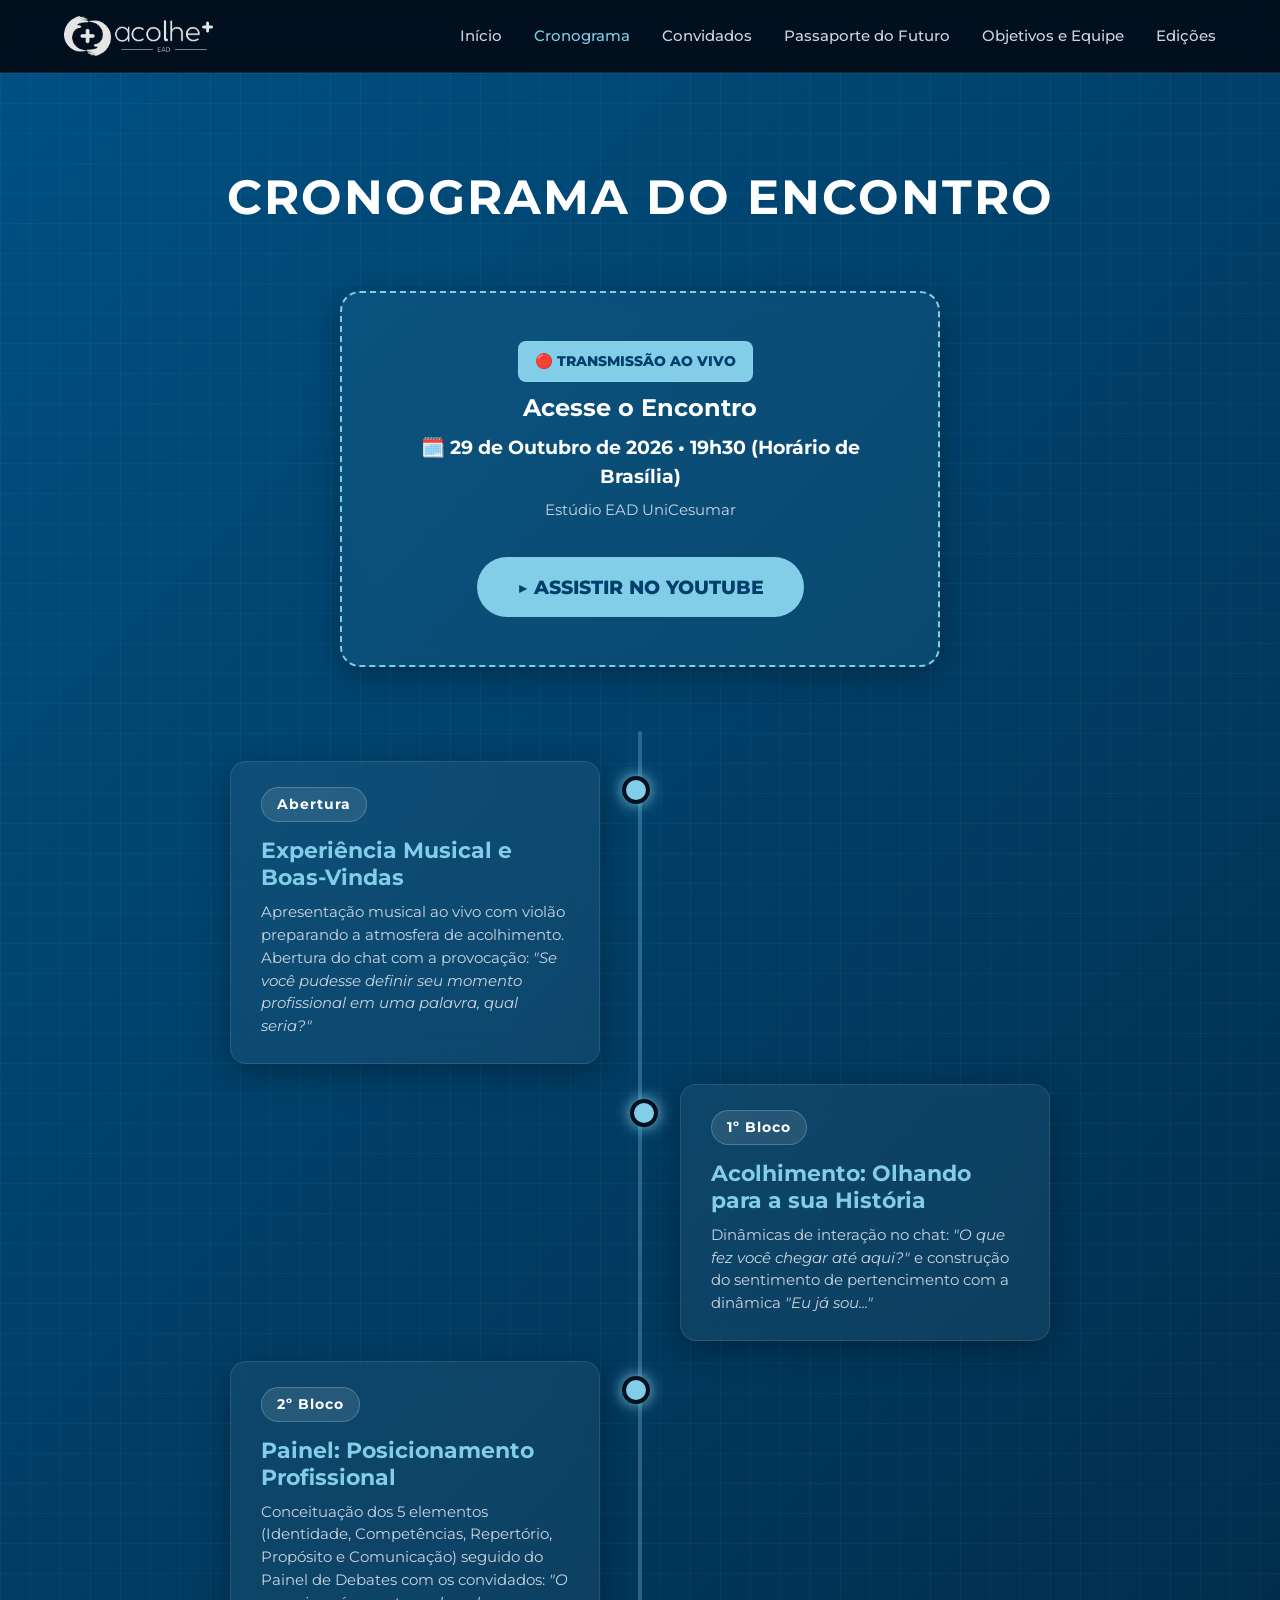
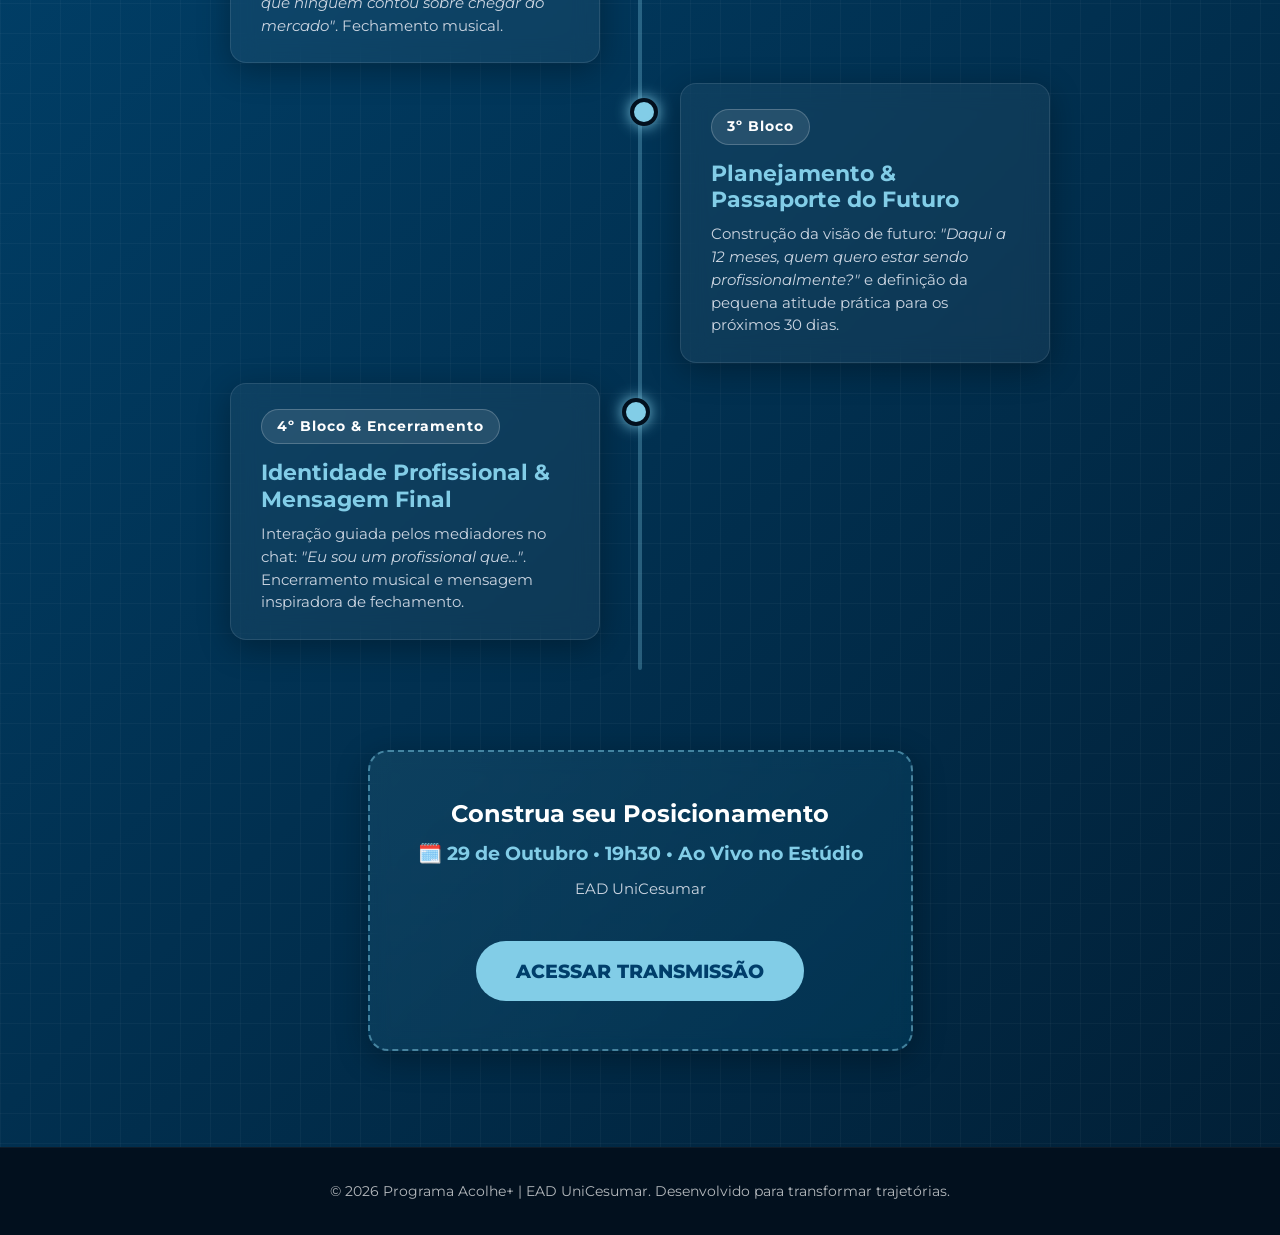
<file: cronograma.html>
<!DOCTYPE html>
<html lang="pt-BR">

<head>
    <meta charset="UTF-8">
    <meta name="viewport" content="width=device-width, initial-scale=1.0">
    <title>Programa Acolhe+ | Cronograma da 2ª Edição</title>
    <link rel="icon" type="image/png" href="assets/img/favicon.png">
    <link rel="stylesheet" href="css/style.css">
    <link href="https://fonts.googleapis.com/css2?family=Montserrat:wght@400;500;600;700;800&display=swap" rel="stylesheet">
</head>

<body>

    <nav class="navbar">
        <div class="container nav-container">
            <a href="index.html" class="logo">
                <img src="assets/img/logoh_branca.png" alt="Logo Acolhe+" class="logo-img"
                    onerror="this.outerHTML='<span style=\'color:#fff; font-size: 1.5rem; font-weight: 700;\'>Acolhe<span style=\'color:var(--cor-destaque)\'>+</span></span>'">
            </a>
            <ul class="nav-links">
                <li><a href="index.html" style="color: #cbd5e1;">Início</a></li>
                <li><a href="cronograma.html" style="color: var(--cor-destaque)">Cronograma</a></li>
                <li><a href="convidadas.html" style="color: #cbd5e1;">Convidados</a></li>
                <li><a href="passaporte.html" style="color: #cbd5e1;">Passaporte do Futuro</a></li>
                <li><a href="equipe.html" style="color: #cbd5e1;">Objetivos e Equipe</a></li>
                <li><a href="edicoes.html" style="color: #cbd5e1;">Edições</a></li>
            </ul>
        </div>
    </nav>

    <section class="crono-section">
        <div class="container">
            <h1 class="crono-title">Cronograma do Encontro</h1>

            <!-- NOVO: CARD DE ACESSO RÁPIDO NO TOPO DA PÁGINA -->
            <div class="access-card-wrapper" style="margin-top: 0; margin-bottom: 4rem;">
                <div class="access-card glass-card" style="width: 100%; border-color: var(--cor-destaque); background: rgba(130, 205, 231, 0.08);">
                    <span class="curso-tag" style="background: var(--cor-destaque); color: var(--cor-texto-btn); font-weight: 800; margin-bottom: 0.8rem;">🔴 TRANSMISSÃO AO VIVO</span>
                    <h2>Acesse o Encontro</h2>
                    <p style="margin-top: 5px; margin-bottom: 8px; color: #fff; font-weight: 700; font-size: 1.2rem;">
                        🗓️ 29 de Outubro de 2026 • 19h30 (Horário de Brasília)
                    </p>
                    <p style="margin-bottom: 15px; color: #cbd5e1; font-size: 0.95rem;">Estúdio EAD UniCesumar</p>
                    <a href="https://www.youtube.com/live/sstY0KeekAA" class="btn-pulse" target="_blank">▶️ Assistir no YouTube</a>
                </div>
            </div>

            <!-- TIMELINE DE BLOCOS -->
            <div class="timeline">

                <!-- ABERTURA -->
                <div class="timeline-item left">
                    <div class="glass-card">
                        <div class="time-badge">Abertura</div>
                        <h3>Experiência Musical e Boas-Vindas</h3>
                        <p>Apresentação musical ao vivo com violão preparando a atmosfera de
                            acolhimento. Abertura do chat com a provocação: <em>"Se você pudesse definir seu momento
                                profissional em uma palavra, qual seria?"</em></p>
                    </div>
                </div>

                <!-- BLOCO 1 -->
                <div class="timeline-item right">
                    <div class="glass-card">
                        <div class="time-badge">1º Bloco</div>
                        <h3>Acolhimento: Olhando para a sua História</h3>
                        <p>Dinâmicas de interação no chat: <em>"O que fez você chegar até aqui?"</em> e
                            construção do sentimento de pertencimento com a dinâmica <em>"Eu já sou..."</em></p>
                    </div>
                </div>

                <!-- BLOCO 2 -->
                <div class="timeline-item left">
                    <div class="glass-card">
                        <div class="time-badge">2º Bloco</div>
                        <h3>Painel: Posicionamento Profissional</h3>
                        <p>Conceituação dos 5 elementos (Identidade, Competências, Repertório, Propósito e
                            Comunicação) seguido do Painel de Debates com os convidados: <em>"O que ninguém
                                contou sobre chegar ao mercado"</em>. Fechamento musical.</p>
                    </div>
                </div>

                <!-- BLOCO 3 -->
                <div class="timeline-item right">
                    <div class="glass-card">
                        <div class="time-badge">3º Bloco</div>
                        <h3>Planejamento & Passaporte do Futuro</h3>
                        <p>Construção da visão de futuro: <em>"Daqui a 12 meses, quem quero estar sendo
                                profissionalmente?"</em> e definição da pequena atitude prática para os
                            próximos 30 dias.</p>
                    </div>
                </div>

                <!-- BLOCO 4 -->
                <div class="timeline-item left">
                    <div class="glass-card">
                        <div class="time-badge">4º Bloco & Encerramento</div>
                        <h3>Identidade Profissional & Mensagem Final</h3>
                        <p>Interação guiada pelos mediadores no chat: <em>"Eu sou um profissional que..."</em>. Encerramento musical e mensagem inspiradora de fechamento.</p>
                    </div>
                </div>

            </div>

            <!-- CARD DE FECHAMENTO -->
            <div class="access-card-wrapper">
                <div class="access-card glass-card">
                    <h2>Construa seu Posicionamento</h2>
                    <p style="margin-bottom: 10px; color: var(--cor-destaque); font-weight: 700; font-size: 1.2rem;">
                        🗓️ 29 de Outubro • 19h30 • Ao Vivo no Estúdio
                    </p>
                    <p style="margin-bottom: 20px; color: #cbd5e1;">EAD UniCesumar</p>
                    <a href="https://www.youtube.com/live/sstY0KeekAA" class="btn-pulse" target="_blank">Acessar Transmissão</a>
                </div>
            </div>

        </div>
    </section>

    <footer class="footer">
        <div class="container">
            <p>&copy; 2026 Programa Acolhe+ | EAD UniCesumar. Desenvolvido para transformar trajetórias.</p>
        </div>
    </footer>

</body>

</html>
</file>
<file: css/style.css>
/* =========================================
   PROJETO ACOLHE+ - ESTILOS PRINCIPAIS
   Arquitetura: CSS Vanilla com Variáveis Nativas
   Tema Global: Dark Mode & Glassmorphism
   ========================================= */

:root {
    /* Paleta de Cores UniCesumar & Acolhe+ Original */
    --color-primary: #003B70;
    --color-secondary: #00A3E0;
    --color-accent: #F2A900;
    
    /* Tons Neutros Originais */
    --bg-body: #FFFFFF;
    --bg-light: #F8FAFC;
    --bg-card: #FFFFFF;
    
    /* Tipografia e Textos Originais */
    --text-main: #334155;
    --text-muted: #64748B;
    --text-light: #FFFFFF;
    
    /* Sombras e Transições */
    --shadow-sm: 0 2px 4px rgba(0,0,0,0.05);
    --shadow-md: 0 4px 6px -1px rgba(0,0,0,0.1), 0 2px 4px -1px rgba(0,0,0,0.06);
    --shadow-lg: 0 10px 15px -3px rgba(0,0,0,0.1), 0 4px 6px -2px rgba(0,0,0,0.05);
    --transition: all 0.3s ease;

    /* Novas Variáveis - Tema Dark Mode */
    --bg-dark: #010a15;
    --bg-dark-blend: #02101e;
    --glass-bg: rgba(255, 255, 255, 0.03);
    --glass-border: rgba(255, 255, 255, 0.1);
    
    /* Cores de Destaque Padrão (Azul Claro) */
    --cor-destaque: #82cde7;
    --cor-texto-btn: #003e6b;
}

/* =========================================
   RESET & CONFIGURAÇÕES GERAIS
   ========================================= */
* {
    margin: 0;
    padding: 0;
    box-sizing: border-box;
}

html {
    scroll-behavior: smooth;
}

/* Atualizado para refletir o novo tema escuro de todas as páginas */
body {
    font-family: 'Montserrat', sans-serif;
    background-color: var(--bg-dark-blend);
    color: #cbd5e1;
    line-height: 1.6;
    overflow-x: hidden; 
}

a {
    text-decoration: none;
    color: inherit;
}

ul {
    list-style: none;
}

.container {
    max-width: 1200px;
    margin: 0 auto;
    padding: 0 24px;
}

img {
    max-width: 100%;
    display: block;
}

/* =========================================
   TIPOGRAFIA & TÍTULOS (TEMA ESCURO)
   ========================================= */
h1, h2, h3, h4 {
    line-height: 1.2;
}

.section {
    padding: 5rem 0;
}

.section-title {
    text-align: center;
    margin-bottom: 3.5rem;
}

.section-title h2 {
    font-size: 2.25rem;
    font-weight: 700;
    margin-bottom: 0.5rem;
    color: #fff;
}

.underline {
    height: 4px;
    width: 60px;
    background-color: var(--cor-destaque) !important;
    margin: 0 auto;
    border-radius: 2px;
}

.section-subtitle {
    margin-top: 1rem;
    color: #94a3b8;
    font-size: 1.125rem;
    max-width: 600px;
    margin-left: auto;
    margin-right: auto;
}

.hero-title { color: #fff; }
.hero-subtitle { color: #94a3b8; }

/* =========================================
   NAVBAR PADRONIZADA (GLASSMORPHISM)
   ========================================= */
.navbar {
    background-color: rgba(2, 16, 30, 0.9);
    backdrop-filter: blur(15px);
    -webkit-backdrop-filter: blur(15px);
    box-shadow: none;
    border-bottom: 1px solid var(--glass-border);
    position: sticky; /* Sticky como padrão geral */
    top: 0;
    z-index: 1000;
    padding: 1rem 0;
}

.nav-container {
    display: flex;
    justify-content: space-between;
    align-items: center;
}

.logo-img {
    max-height: 40px;
    width: auto;
    display: block;
}

.logo {
    font-size: 1.5rem;
    font-weight: 700;
    color: var(--color-primary);
}

.logo .highlight {
    color: var(--color-secondary);
}

.nav-links {
    display: flex;
    gap: 2rem;
}

.nav-links a {
    font-weight: 500;
    font-size: 0.95rem;
    position: relative;
    padding-bottom: 4px;
    transition: color 0.3s ease;
}

.nav-links a::after {
    content: '';
    position: absolute;
    width: 0;
    height: 2px;
    bottom: 0;
    left: 0;
    background-color: var(--cor-destaque);
    transition: width 0.3s ease;
}

.nav-links a:hover {
    color: var(--cor-destaque);
}

.nav-links a:hover::after {
    width: 100%;
}

.btn-outline {
    display: inline-block;
    padding: 0.5rem 1.25rem;
    border-radius: 6px;
    font-weight: 600;
    text-transform: uppercase;
    letter-spacing: 0.5px;
    font-size: 0.9rem;
    transition: var(--transition);
    cursor: pointer;
    border: 2px solid #fff;
    color: #fff;
}

.btn-outline:hover {
    background-color: #fff;
    color: var(--bg-dark-blend);
}

/* =========================================
   PÁGINA INICIAL (INDEX)
   ========================================= */
.hero-home {
    position: relative;
    height: 100vh;
    display: flex;
    align-items: center;
    justify-content: center;
    text-align: center;
    background: url('../assets/img/capa.png') center center/cover no-repeat;
    background-attachment: fixed; 
}

.hero-overlay {
    position: absolute;
    top: 0; left: 0; width: 100%; height: 100%;
    background: linear-gradient(to bottom, rgba(1, 10, 21, 0.3) 0%, rgba(1, 10, 21, 0.8) 70%, var(--bg-dark) 100%);
    z-index: 1;
}

.hero-content {
    position: relative;
    z-index: 2;
    max-width: 900px;
    padding: 0 20px;
    margin-top: 50px; 
}

.hero-badge {
    display: inline-block;
    background: rgba(0, 163, 224, 0.2);
    border: 1px solid var(--color-secondary);
    color: var(--color-secondary);
    padding: 0.5rem 1.5rem;
    border-radius: 50px;
    font-weight: 700;
    font-size: 0.95rem;
    margin-bottom: 2rem;
    letter-spacing: 2px;
    text-transform: uppercase;
    box-shadow: 0 0 20px rgba(0, 163, 224, 0.3);
    animation: float 3s ease-in-out infinite;
}

.hero-home .hero-title {
    font-size: 4.5rem;
    font-weight: 900;
    margin-bottom: 1rem;
    text-shadow: 0 10px 30px rgba(0,0,0,0.5);
}

.hero-home .hero-subtitle {
    font-size: 1.4rem;
    margin-bottom: 1.5rem; /* Ajustado para lidar com dois subtitulos */
    font-weight: 400;
}

.hero-actions {
    display: flex;
    justify-content: center;
    gap: 1.5rem;
    margin-top: 2rem;
}

.btn-glow {
    background-color: var(--cor-destaque);
    color: var(--cor-texto-btn); 
    padding: 1rem 2.5rem;
    border-radius: 8px;
    font-weight: 800;
    font-size: 1.1rem;
    text-transform: uppercase;
    letter-spacing: 1px;
    transition: all 0.3s;
    box-shadow: 0 0 20px rgba(130, 205, 231, 0.4); 
    border: none;
    cursor: pointer;
    display: inline-block;
}

.btn-glow:hover {
    transform: translateY(-3px) scale(1.05);
    box-shadow: 0 0 35px rgba(130, 205, 231, 0.8);
    background-color: #fff; 
    color: var(--cor-texto-btn); 
}

.sobre-section {
    padding: 6rem 0;
    position: relative;
    z-index: 2;
}

.glass-container {
    background: var(--glass-bg);
    backdrop-filter: blur(20px);
    -webkit-backdrop-filter: blur(20px);
    border: 1px solid var(--glass-border);
    border-radius: 24px;
    padding: 4rem;
    box-shadow: 0 25px 50px -12px rgba(0, 0, 0, 0.5);
    display: grid;
    grid-template-columns: 3fr 2fr;
    gap: 4rem;
    align-items: center;
    position: relative;
    overflow: hidden;
}

.glass-container::before {
    content: '';
    position: absolute;
    top: -50%; right: -50%;
    width: 100%; height: 100%;
    background: radial-gradient(circle, rgba(0, 163, 224, 0.1) 0%, transparent 60%);
    pointer-events: none;
}

.sobre-texto h2 {
    font-size: 2.5rem;
    color: #fff;
    margin-bottom: 1.5rem;
}

.sobre-texto p {
    font-size: 1.1rem;
    line-height: 1.8;
    margin-bottom: 1.5rem;
    color: #cbd5e1;
    text-align: justify;
}

.sobre-cursos {
    background: rgba(0, 0, 0, 0.2);
    padding: 2.5rem;
    border-radius: 16px;
    border-left: 4px solid var(--cor-destaque); 
}

.sobre-cursos h3 {
    color: #fff;
    font-size: 1.4rem;
    margin-bottom: 1.5rem;
}

.curso-tag {
    display: inline-block;
    background: rgba(255,255,255,0.05);
    border: 1px solid rgba(255,255,255,0.1);
    color: var(--color-secondary);
    padding: 8px 16px;
    border-radius: 8px;
    margin: 0 10px 10px 0;
    font-size: 0.9rem;
    font-weight: 600;
    transition: all 0.3s;
}

.curso-tag:hover {
    background: var(--color-secondary);
    color: #fff;
    transform: translateY(-2px);
}

@keyframes float {
    0% { transform: translateY(0px); }
    50% { transform: translateY(-8px); }
    100% { transform: translateY(0px); }
}

/* =========================================
   SEÇÃO TEASER (VÍDEO INICIAL)
   ========================================= */
.teaser-section {
    padding: 6rem 0 2rem 0;
    position: relative;
    z-index: 2;
}

.teaser-title {
    text-align: center;
    font-size: 2.25rem;
    color: #fff;
    margin-bottom: 3rem;
    font-weight: 700;
}

.video-wrapper {
    position: relative;
    padding-bottom: 56.25%; /* Mantém a proporção perfeita de 16:9 */
    height: 0;
    overflow: hidden;
    max-width: 900px;
    margin: 0 auto;
    
    /* Aplicando o padrão Glassmorphism do projeto */
    background: var(--glass-bg);
    backdrop-filter: blur(20px);
    -webkit-backdrop-filter: blur(20px);
    border: 1px solid var(--glass-border);
    border-radius: 24px;
    box-shadow: 0 25px 50px -12px rgba(0, 0, 0, 0.5);
}

.video-wrapper iframe,
.video-wrapper video {
    position: absolute;
    top: 0;
    left: 0;
    width: 100%;
    height: 100%;
    border-radius: 24px; /* Acompanha o arredondamento da caixa de vidro */
    object-fit: cover;
}

/* =========================================
   PÁGINA CONVIDADAS
   ========================================= */
.fullscreen-showcase {
    position: relative;
    width: 100%;
    min-height: calc(100vh - 140px); 
    display: flex;
    align-items: center;
    background-color: var(--bg-dark-blend);
    padding: 4rem 0; 
}

.showcase-image-wrapper {
    position: absolute;
    top: 0;
    left: 0;
    width: 45%; 
    height: 100%;
    z-index: 1;
}

.guest-image {
    width: 100%;
    height: 100%;
    object-fit: cover;
    object-position: center 15%; 
    transition: opacity 0.8s ease, transform 1s ease;
}

.showcase-gradient-overlay {
    position: absolute;
    top: 0;
    left: 0;
    width: 100%;
    height: 100%;
    background: linear-gradient(
        to right, 
        rgba(2, 16, 30, 0) 0%, 
        rgba(2, 16, 30, 0.3) 50%, 
        var(--bg-dark-blend) 95%
    );
}

.showcase-content {
    position: relative;
    z-index: 2;
    width: 100%;
    max-width: 1200px;
    margin: 0 auto;
    display: flex;
    justify-content: flex-end;
    padding: 0 24px;
}

.text-panel {
    width: 55%; 
    color: #fff;
    padding-left: 2rem;
}

.guest-title {
    color: var(--color-accent);
    font-size: 0.9rem;
    text-transform: uppercase;
    letter-spacing: 2px;
    margin-bottom: 10px;
    font-weight: 700;
}

.guest-name {
    font-size: 2.5rem; 
    font-weight: 800;
    line-height: 1.1;
    margin-bottom: 1.5rem;
    color: #ffffff;
}

.guest-bio {
    font-size: 1rem;
    line-height: 1.7;
    color: #cbd5e1;
    margin-bottom: 2.5rem;
    text-align: justify;
}

.slider-controls {
    display: flex;
    align-items: center;
    gap: 15px;
}

.nav-btn {
    background: transparent;
    border: 1px solid rgba(255,255,255,0.3);
    color: #fff;
    width: 50px;
    height: 50px;
    border-radius: 50%;
    font-size: 1.2rem;
    cursor: pointer;
    transition: all 0.3s;
    display: flex;
    align-items: center;
    justify-content: center;
}

.nav-btn:hover {
    background: #fff;
    color: var(--bg-dark-blend);
    border-color: #fff;
}

.dots-container {
    display: flex;
    gap: 8px;
    margin: 0 15px;
}

.dot {
    width: 10px;
    height: 10px;
    background-color: rgba(255,255,255,0.2);
    border-radius: 50%;
    cursor: pointer;
    transition: all 0.3s;
}

.dot.active {
    background-color: var(--cor-destaque);
    transform: scale(1.3);
}

.anim-fade {
    opacity: 1;
    transform: translateX(0) scale(1);
    transition: all 0.6s cubic-bezier(0.25, 0.46, 0.45, 0.94);
}

.anim-fade.hidden-img {
    opacity: 0;
    transform: scale(1.02);
}

.anim-fade.hidden-text {
    opacity: 0;
    transform: translateX(30px);
}

/* =========================================
   PÁGINA OBJETIVOS E EQUIPE
   ========================================= */
.hero-inner {
    position: relative;
    min-height: 40vh;
    display: flex;
    align-items: center;
    justify-content: center;
    text-align: center;
    background: url('../assets/img/capa.png') center center/cover no-repeat;
}

.hero-inner-overlay {
    position: absolute;
    top: 0; left: 0; width: 100%; height: 100%;
    background: linear-gradient(to bottom, rgba(1, 10, 21, 0.4) 0%, rgba(2, 16, 30, 0.95) 100%);
    z-index: 1;
}

.hero-inner .hero-content {
    position: relative;
    z-index: 2;
    max-width: 800px;
    padding: 0 20px;
}

.grid-objetivos {
    display: grid;
    grid-template-columns: repeat(5, 1fr);
    gap: 1.25rem;
}

.card-objetivo {
    background: var(--glass-bg);
    backdrop-filter: blur(10px);
    -webkit-backdrop-filter: blur(10px);
    border: 1px solid var(--glass-border);
    border-radius: 16px;
    box-shadow: 0 4px 30px rgba(0, 0, 0, 0.1);
    color: #cbd5e1;
    transition: all 0.4s ease;
    border-bottom: 3px solid transparent;
    padding: 2rem 1.25rem;
    text-align: center;
}

.card-objetivo h3 { 
    color: var(--cor-destaque); 
    font-size: 1.1rem;
    margin-bottom: 0.75rem;
}

.card-objetivo p { 
    color: #94a3b8; 
    font-size: 0.85rem;
    line-height: 1.4;
}

.icone-objetivo {
    font-size: 2.2rem;
    margin-bottom: 1rem;
}

.card-objetivo:hover {
    transform: translateY(-5px);
    background: rgba(255, 255, 255, 0.08);
    border-color: var(--cor-destaque);
    box-shadow: 0 10px 30px rgba(130, 205, 231, 0.2);
}

.team-dashboard {
    display: flex;
    gap: 2rem;
    max-width: 1100px;
    margin: 0 auto;
    align-items: flex-start;
}

.team-viewer {
    flex: 1;
    background: linear-gradient(145deg, rgba(255,255,255,0.05) 0%, rgba(0,0,0,0.2) 100%);
    border: 1px solid var(--glass-border);
    border-radius: 20px;
    padding: 3rem;
    position: sticky;
    top: 100px;
    min-height: 500px;
    display: flex;
    flex-direction: column;
    transition: all 0.4s ease;
    box-shadow: 0 0 40px rgba(130, 205, 231, 0.15);
    border-color: rgba(130, 205, 231, 0.3);
}

.fade-panel {
    opacity: 1;
    transform: scale(1);
    transition: all 0.4s cubic-bezier(0.25, 0.46, 0.45, 0.94);
}

.fade-panel.hidden {
    opacity: 0;
    transform: scale(0.95);
}

.viewer-image {
    width: 150px;
    height: 150px;
    border-radius: 50%;
    object-fit: cover;
    margin-bottom: 1.5rem;
    border: 4px solid var(--bg-dark-blend);
}

.viewer-role {
    font-size: 0.9rem;
    text-transform: uppercase;
    letter-spacing: 2px;
    font-weight: 700;
    margin-bottom: 0.5rem;
    color: var(--cor-destaque);
}

.viewer-name {
    font-size: 2.2rem;
    color: #fff;
    margin-bottom: 1.5rem;
    line-height: 1.1;
}

.viewer-bio {
    font-size: 1.05rem;
    line-height: 1.8;
    color: #cbd5e1;
}

.team-selector {
    width: 380px;
    display: flex;
    flex-direction: column;
    gap: 1rem;
}

.selector-item {
    display: flex;
    align-items: center;
    gap: 1rem;
    padding: 1rem;
    background: var(--glass-bg);
    border: 1px solid var(--glass-border);
    border-radius: 12px;
    cursor: pointer;
    transition: all 0.3s ease;
}

.selector-item:hover {
    background: rgba(255,255,255,0.08);
    transform: translateX(-5px);
}

.selector-item.active {
    background: rgba(130, 205, 231, 0.15);
    border-color: var(--cor-destaque);
}

.selector-item.highlight-star {
    padding: 1.5rem 1rem;
    background: linear-gradient(90deg, rgba(130, 205, 231, 0.1) 0%, transparent 100%);
    border: 1px solid rgba(130, 205, 231, 0.4);
    border-left: 4px solid var(--cor-destaque);
}

.selector-item.highlight-star.active {
    background: rgba(130, 205, 231, 0.2);
}

.selector-avatar {
    width: 60px;
    height: 60px;
    border-radius: 50%;
    object-fit: cover;
}

.highlight-star .selector-avatar {
    width: 80px;
    height: 80px;
    border: 2px solid var(--cor-destaque);
}

.selector-info h4 {
    color: #fff;
    font-size: 1.1rem;
    margin-bottom: 0.2rem;
}

.selector-info span {
    font-size: 0.85rem;
    color: var(--cor-destaque);
    font-weight: 600;
}

/* =========================================
   PÁGINA CRONOGRAMA
   ========================================= */
.crono-section {
    background: linear-gradient(-45deg, #001f3f, #003B70, #02101e, #005082);
    background-size: 400% 400%;
    animation: gradientBG 15s ease infinite;
    padding: 6rem 0;
    color: #fff;
    position: relative;
    overflow: hidden;
    min-height: calc(100vh - 80px);
}

@keyframes gradientBG {
    0% { background-position: 0% 50%; }
    50% { background-position: 100% 50%; }
    100% { background-position: 0% 50%; }
}

.crono-section::before {
    content: "";
    position: absolute;
    top: 0; left: 0; width: 100%; height: 100%;
    background-image: linear-gradient(rgba(255, 255, 255, 0.03) 1px, transparent 1px), 
                      linear-gradient(90deg, rgba(255, 255, 255, 0.03) 1px, transparent 1px);
    background-size: 30px 30px;
    pointer-events: none;
}

.crono-title {
    text-align: center;
    font-size: 3rem;
    color: #fff;
    margin-bottom: 4rem;
    text-transform: uppercase;
    letter-spacing: 2px;
    position: relative;
    z-index: 1;
}

.timeline {
    position: relative;
    max-width: 900px;
    margin: 0 auto;
    padding: 20px 0;
    z-index: 1;
}

.timeline::after {
    content: '';
    position: absolute;
    width: 4px;
    background: rgba(130, 205, 231, 0.3);
    top: 0;
    bottom: 0;
    left: 50%;
    margin-left: -2px;
    border-radius: 5px;
}

.timeline-item {
    padding: 10px 40px;
    position: relative;
    background-color: inherit;
    width: 50%;
}

.timeline-item.left { left: 0; }
.timeline-item.right { left: 50%; }

.timeline-item::after {
    content: '';
    position: absolute;
    width: 20px;
    height: 20px;
    right: -10px;
    background-color: var(--cor-destaque);
    border: 4px solid var(--bg-dark-blend);
    top: 25px;
    border-radius: 50%;
    z-index: 1;
    box-shadow: 0 0 15px var(--cor-destaque);
    transition: all 0.3s ease;
}

.timeline-item.right::after {
    left: -10px;
}

.timeline-item:hover::after {
    transform: scale(1.5);
    background-color: #fff;
    box-shadow: 0 0 25px var(--cor-destaque);
}

.glass-card {
    padding: 25px 30px;
    background: rgba(255, 255, 255, 0.05);
    backdrop-filter: blur(12px);
    -webkit-backdrop-filter: blur(12px);
    border: 1px solid rgba(255, 255, 255, 0.1);
    border-radius: 16px;
    position: relative;
    transition: all 0.4s cubic-bezier(0.175, 0.885, 0.32, 1.275);
    box-shadow: 0 8px 32px 0 rgba(0, 0, 0, 0.3);
}

.glass-card:hover {
    transform: translateY(-10px) scale(1.02);
    border-color: var(--cor-destaque);
    box-shadow: 0 15px 35px 0 rgba(130, 205, 231, 0.2);
}

.time-badge {
    display: inline-block;
    background: rgba(255, 255, 255, 0.1);
    border: 1px solid rgba(255,255,255,0.2);
    color: #fff;
    padding: 5px 15px;
    border-radius: 20px;
    font-weight: 700;
    font-size: 0.9rem;
    margin-bottom: 15px;
    letter-spacing: 1px;
}

.glass-card h3 {
    color: var(--cor-destaque);
    font-size: 1.4rem;
    margin-bottom: 10px;
}

.glass-card p {
    color: #cbd5e1;
    font-size: 0.95rem;
    line-height: 1.5;
}

.access-card-wrapper {
    display: flex;
    justify-content: center;
    margin-top: 5rem;
    position: relative;
    z-index: 1;
}

.access-card {
    background: linear-gradient(135deg, rgba(130, 205, 231, 0.1), rgba(0, 163, 224, 0.1));
    border: 2px dashed rgba(130, 205, 231, 0.5);
    text-align: center;
    padding: 3rem;
    max-width: 600px;
    border-radius: 20px;
    backdrop-filter: blur(10px);
}

.access-card h2 {
    color: #fff;
    margin-bottom: 10px;
}

.btn-pulse {
    display: inline-block;
    margin-top: 20px;
    padding: 15px 40px;
    font-size: 1.2rem;
    font-weight: 800;
    color: var(--cor-texto-btn);
    background-color: var(--cor-destaque);
    border-radius: 50px;
    text-transform: uppercase;
    box-shadow: 0 0 0 0 rgba(130, 205, 231, 0.7);
    animation: pulse 2s infinite;
    transition: all 0.3s ease;
}

.btn-pulse:hover {
    background-color: #fff;
    transform: scale(1.05);
    color: var(--cor-texto-btn);
}

@keyframes pulse {
    0% { transform: scale(0.95); box-shadow: 0 0 0 0 rgba(130, 205, 231, 0.7); }
    70% { transform: scale(1); box-shadow: 0 0 0 15px rgba(130, 205, 231, 0); }
    100% { transform: scale(0.95); box-shadow: 0 0 0 0 rgba(130, 205, 231, 0); }
}

/* =========================================
   FOOTER (RODAPÉ)
   ========================================= */
.footer {
    background-color: var(--bg-dark-blend);
    border-top: 1px solid rgba(255,255,255,0.05);
    color: rgba(255,255,255,0.7);
    text-align: center;
    padding: 2rem 0;
    font-size: 0.9rem;
}

/* =========================================
   RESPONSIVIDADE GERAL (MEDIA QUERIES)
   ========================================= */
@media (max-width: 1024px) {
    .grid-objetivos {
        grid-template-columns: repeat(auto-fit, minmax(220px, 1fr));
    }
}

@media (max-width: 992px) {
    .glass-container { 
        grid-template-columns: 1fr; 
        padding: 2.5rem; 
    }
    .hero-home .hero-title { font-size: 3rem; }
    .hero-home .hero-subtitle { font-size: 1.1rem; }
    
    .team-dashboard {
        flex-direction: column;
    }
    .team-viewer {
        width: 100%;
        position: relative;
        top: 0;
        min-height: auto;
    }
    .team-selector {
        width: 100%;
        display: grid;
        grid-template-columns: repeat(auto-fill, minmax(300px, 1fr));
    }
}

@media (max-width: 768px) {
    .nav-links {
        display: none; 
    }
    
    .btn-outline {
        display: none;
    }
    
    .hero-actions { 
        flex-direction: column; 
    }
    
    .btn-glow { 
        width: 100%; 
        text-align: center; 
    }
    
    .showcase-image-wrapper { width: 100%; }
    
    .showcase-gradient-overlay {
        background: linear-gradient(to top, var(--bg-dark-blend) 0%, rgba(2, 16, 30, 0.8) 40%, rgba(2, 16, 30, 0) 100%);
    }
    
    .showcase-content {
        align-items: flex-end;
        height: 100%;
    }
    
    .text-panel {
        width: 100%;
        padding-left: 0;
        text-align: center;
    }
    
    .guest-name { font-size: 1.8rem; }
    .guest-bio { text-align: left; }
    .slider-controls { justify-content: center; }
    
    .timeline::after { left: 31px; }
    .timeline-item { width: 100%; padding-left: 70px; padding-right: 25px; }
    .timeline-item.right { left: 0; }
    .timeline-item.left::after, .timeline-item.right::after { left: 21px; }
    .crono-title { font-size: 2.2rem; }
    .access-card { padding: 2rem; margin: 0 20px; }
}

@media (max-width: 992px) {
    .edition-grid {
        grid-template-columns: 1fr !important;
    }
}
</file>
